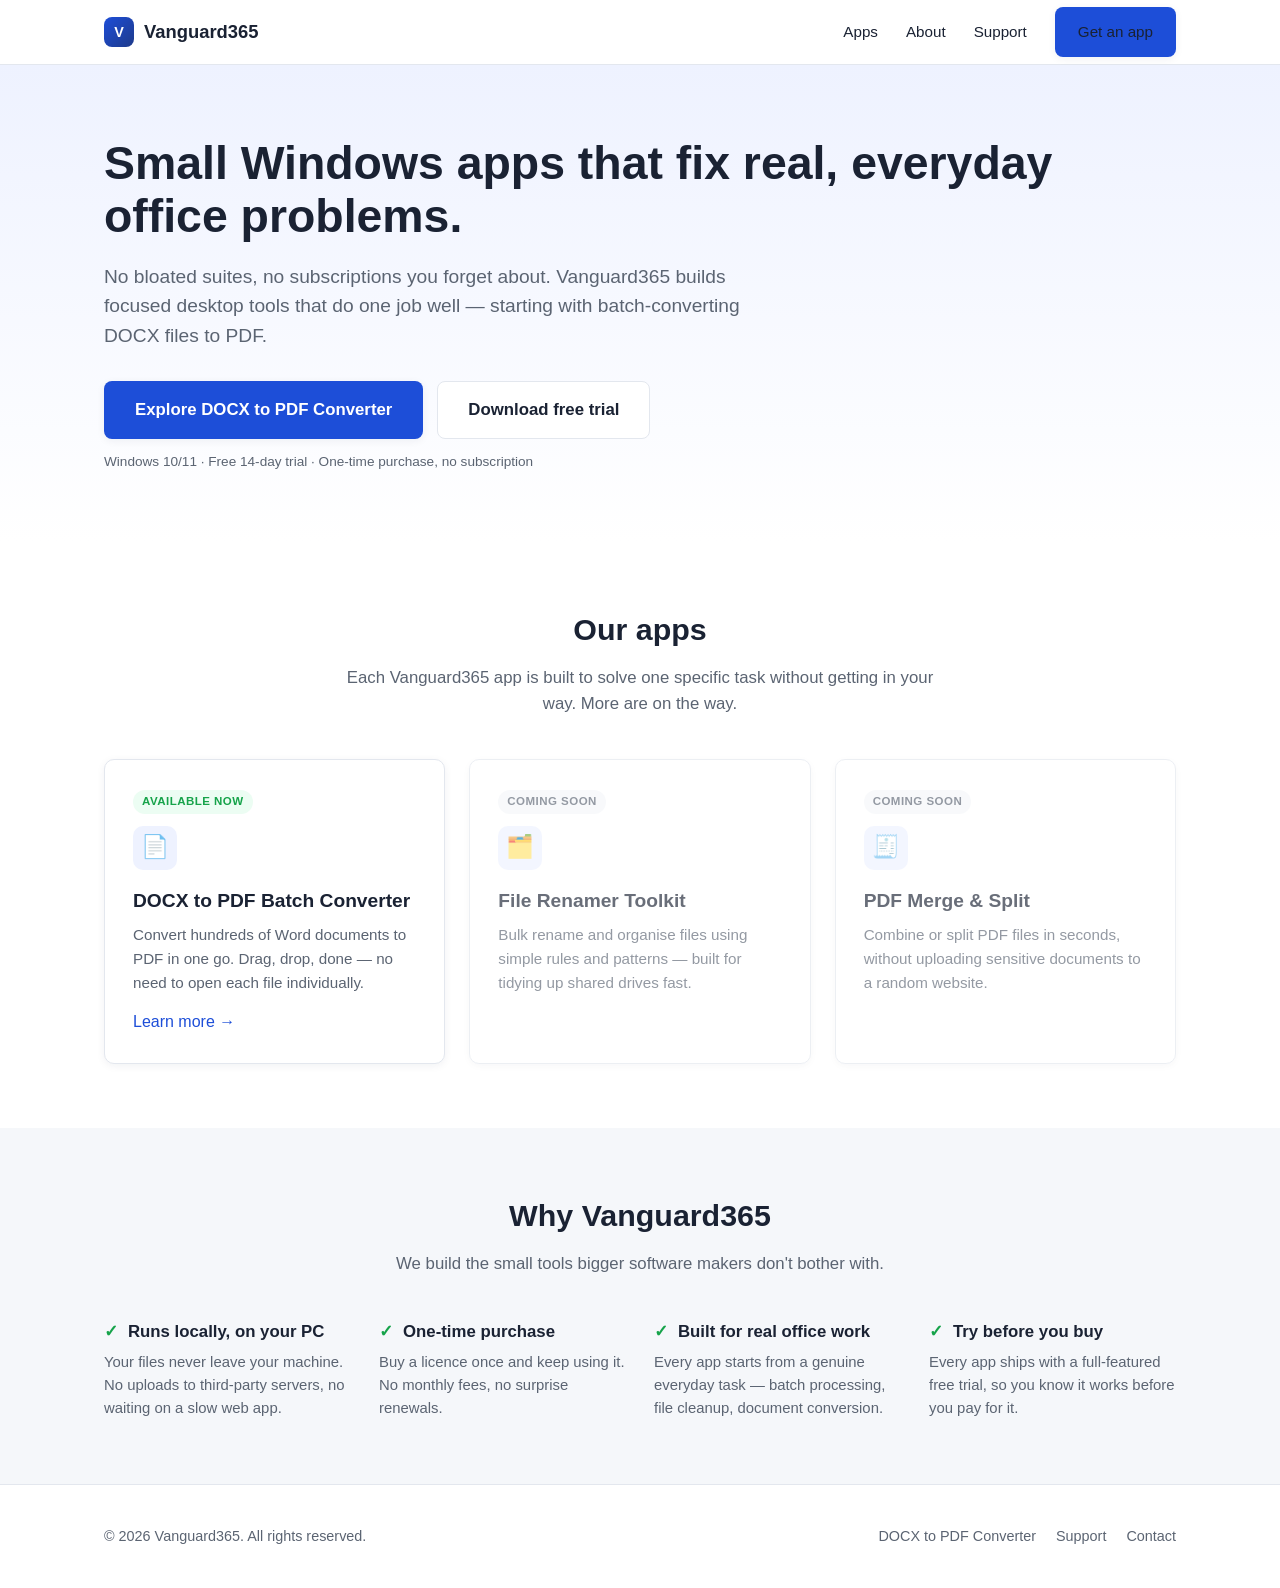
<file: index.html>
<!doctype html>
<html lang="en-GB">
<head>
<meta charset="utf-8">
<meta name="viewport" content="width=device-width, initial-scale=1">
<title>Vanguard365 — Simple Windows Apps for Everyday Office Tasks</title>
<meta name="description" content="Vanguard365 builds small, focused Windows apps that solve everyday office tasks — starting with a batch DOCX to PDF converter. Free trial, one-time purchase, no subscriptions.">
<link rel="canonical" href="https://vanguard365.co.uk/">
<meta name="robots" content="index, follow">

<!-- Open Graph -->
<meta property="og:type" content="website">
<meta property="og:site_name" content="Vanguard365">
<meta property="og:title" content="Vanguard365 — Simple Windows Apps for Everyday Office Tasks">
<meta property="og:description" content="Small, focused Windows apps that solve everyday office tasks. Starting with a batch DOCX to PDF converter — free 14-day trial, one-time purchase.">
<meta property="og:url" content="https://vanguard365.co.uk/">
<meta property="og:image" content="https://vanguard365.co.uk/assets/img/og-default.png">

<!-- Twitter -->
<meta name="twitter:card" content="summary_large_image">
<meta name="twitter:title" content="Vanguard365 — Simple Windows Apps for Everyday Office Tasks">
<meta name="twitter:description" content="Small, focused Windows apps that solve everyday office tasks. Starting with a batch DOCX to PDF converter.">
<meta name="twitter:image" content="https://vanguard365.co.uk/assets/img/og-default.png">

<link rel="icon" href="/assets/img/favicon.svg" type="image/svg+xml">
<link rel="stylesheet" href="/assets/css/style.css">

<script type="application/ld+json">
{
  "@context": "https://schema.org",
  "@type": "Organization",
  "name": "Vanguard365",
  "url": "https://vanguard365.co.uk/",
  "logo": "https://vanguard365.co.uk/assets/img/logo.png",
  "description": "Vanguard365 builds small, focused Windows apps that solve everyday office tasks.",
  "sameAs": []
}
</script>
</head>
<body>

<header class="site-header">
  <div class="wrap">
    <a href="/" class="brand"><span class="mark">V</span> Vanguard365</a>
    <nav class="main-nav">
      <a href="/#apps">Apps</a>
      <a href="/#about">About</a>
      <a href="/apps/docx-to-pdf-converter/#support">Support</a>
      <a class="btn btn-primary" href="/apps/docx-to-pdf-converter/">Get an app</a>
    </nav>
  </div>
</header>

<main>

  <section class="hero">
    <div class="wrap">
      <h1>Small Windows apps that fix real, everyday office problems.</h1>
      <p class="lead">No bloated suites, no subscriptions you forget about. Vanguard365 builds focused desktop tools that do one job well — starting with batch-converting DOCX files to PDF.</p>
      <div class="cta-row">
        <a class="btn btn-primary btn-lg" href="/apps/docx-to-pdf-converter/">Explore DOCX to PDF Converter</a>
        <a class="btn btn-secondary btn-lg" href="https://github.com/Swiftzn/BatchConvertPDF-Releases/releases/latest/download/DocxToPdfConverter-Setup.exe">Download free trial</a>
      </div>
      <p class="cta-note">Windows 10/11 · Free 14-day trial · One-time purchase, no subscription</p>
    </div>
  </section>

  <section id="apps">
    <div class="wrap">
      <h2 class="section-title">Our apps</h2>
      <p class="section-sub">Each Vanguard365 app is built to solve one specific task without getting in your way. More are on the way.</p>
      <div class="grid">

        <div class="card">
          <span class="tag">Available now</span>
          <div class="icon">📄</div>
          <h3>DOCX to PDF Batch Converter</h3>
          <p>Convert hundreds of Word documents to PDF in one go. Drag, drop, done — no need to open each file individually.</p>
          <a href="/apps/docx-to-pdf-converter/">Learn more →</a>
        </div>

        <div class="card coming-soon">
          <span class="tag">Coming soon</span>
          <div class="icon">🗂️</div>
          <h3>File Renamer Toolkit</h3>
          <p>Bulk rename and organise files using simple rules and patterns — built for tidying up shared drives fast.</p>
        </div>

        <div class="card coming-soon">
          <span class="tag">Coming soon</span>
          <div class="icon">🧾</div>
          <h3>PDF Merge &amp; Split</h3>
          <p>Combine or split PDF files in seconds, without uploading sensitive documents to a random website.</p>
        </div>

      </div>
    </div>
  </section>

  <section class="alt" id="about">
    <div class="wrap">
      <h2 class="section-title">Why Vanguard365</h2>
      <p class="section-sub">We build the small tools bigger software makers don't bother with.</p>
      <div class="features">
        <div class="feature">
          <h3>Runs locally, on your PC</h3>
          <p>Your files never leave your machine. No uploads to third-party servers, no waiting on a slow web app.</p>
        </div>
        <div class="feature">
          <h3>One-time purchase</h3>
          <p>Buy a licence once and keep using it. No monthly fees, no surprise renewals.</p>
        </div>
        <div class="feature">
          <h3>Built for real office work</h3>
          <p>Every app starts from a genuine everyday task — batch processing, file cleanup, document conversion.</p>
        </div>
        <div class="feature">
          <h3>Try before you buy</h3>
          <p>Every app ships with a full-featured free trial, so you know it works before you pay for it.</p>
        </div>
      </div>
    </div>
  </section>

</main>

<footer class="site-footer">
  <div class="wrap">
    <div>© <span id="year"></span> Vanguard365. All rights reserved.</div>
    <div class="footer-links">
      <a href="/apps/docx-to-pdf-converter/">DOCX to PDF Converter</a>
      <a href="/apps/docx-to-pdf-converter/#support">Support</a>
      <a href="mailto:support@vanguard365.co.uk">Contact</a>
    </div>
  </div>
</footer>

<script src="/assets/js/main.js"></script>
</body>
</html>
</file>
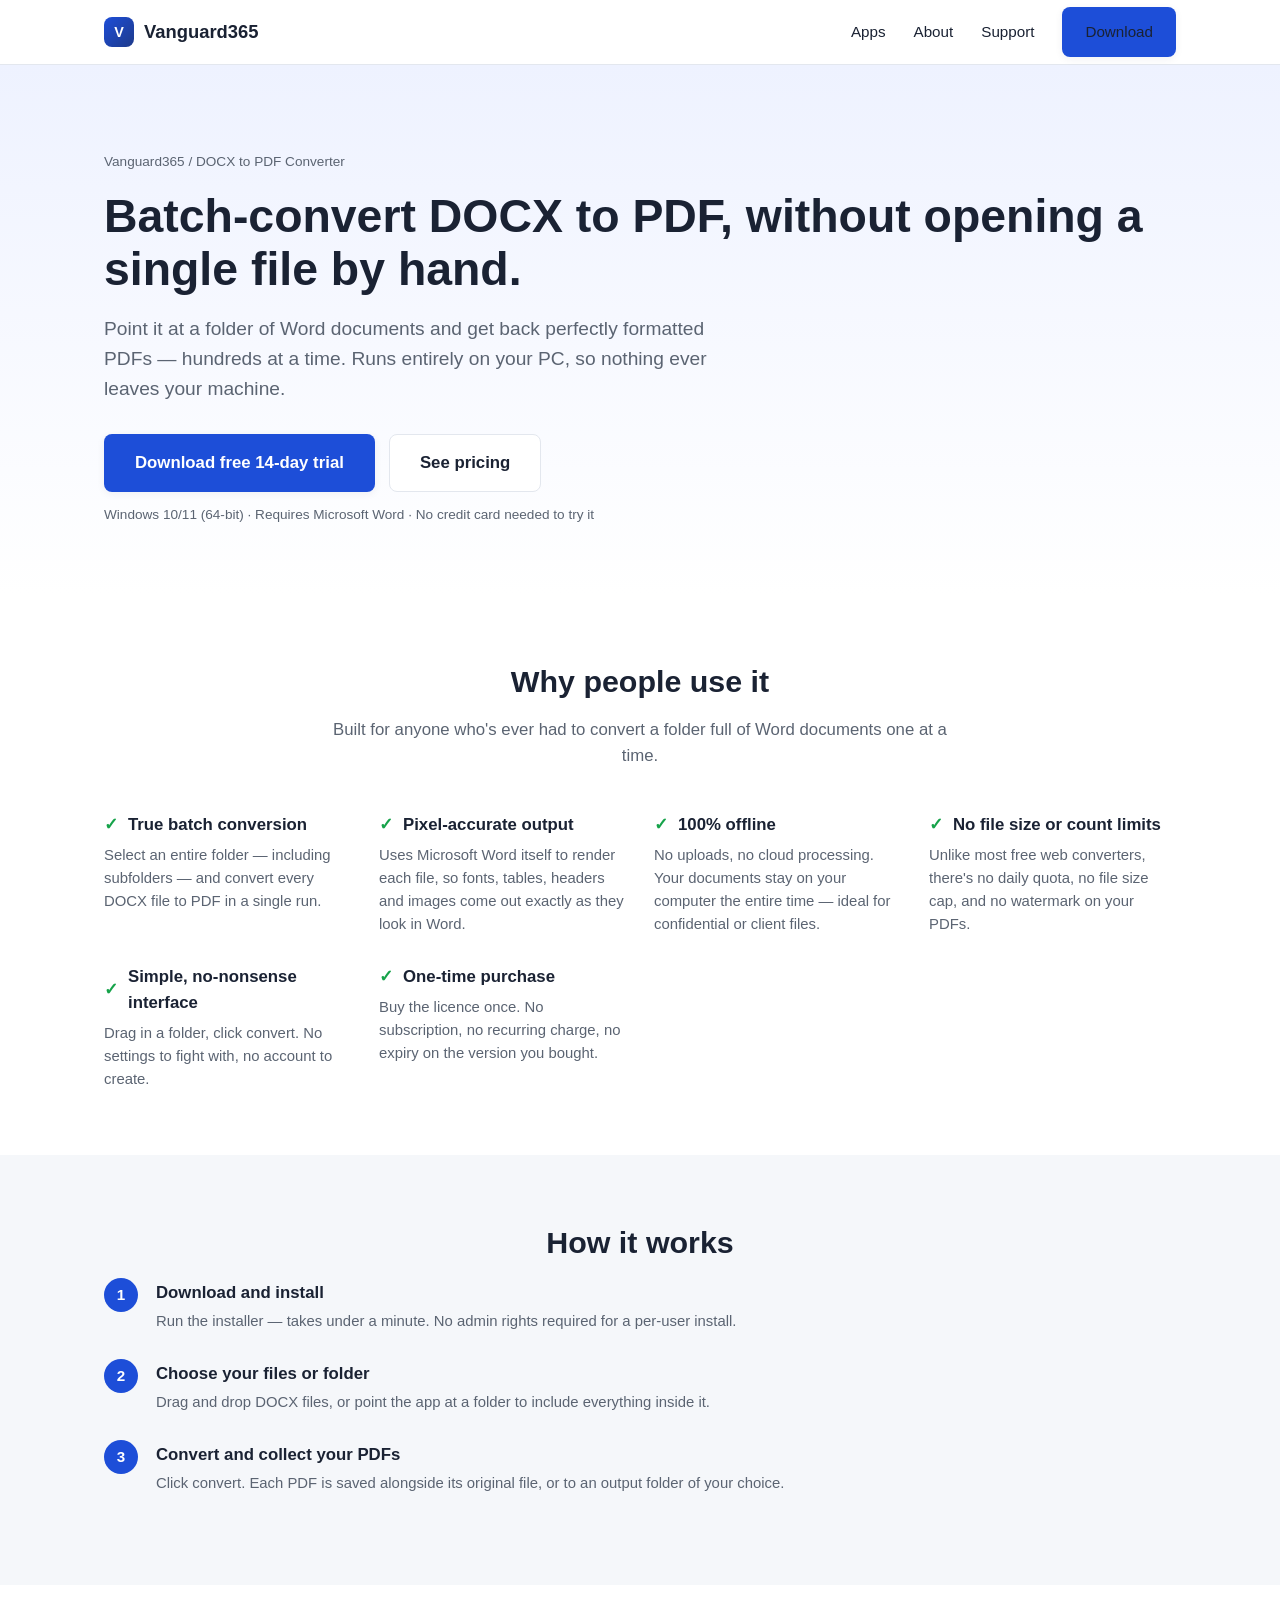
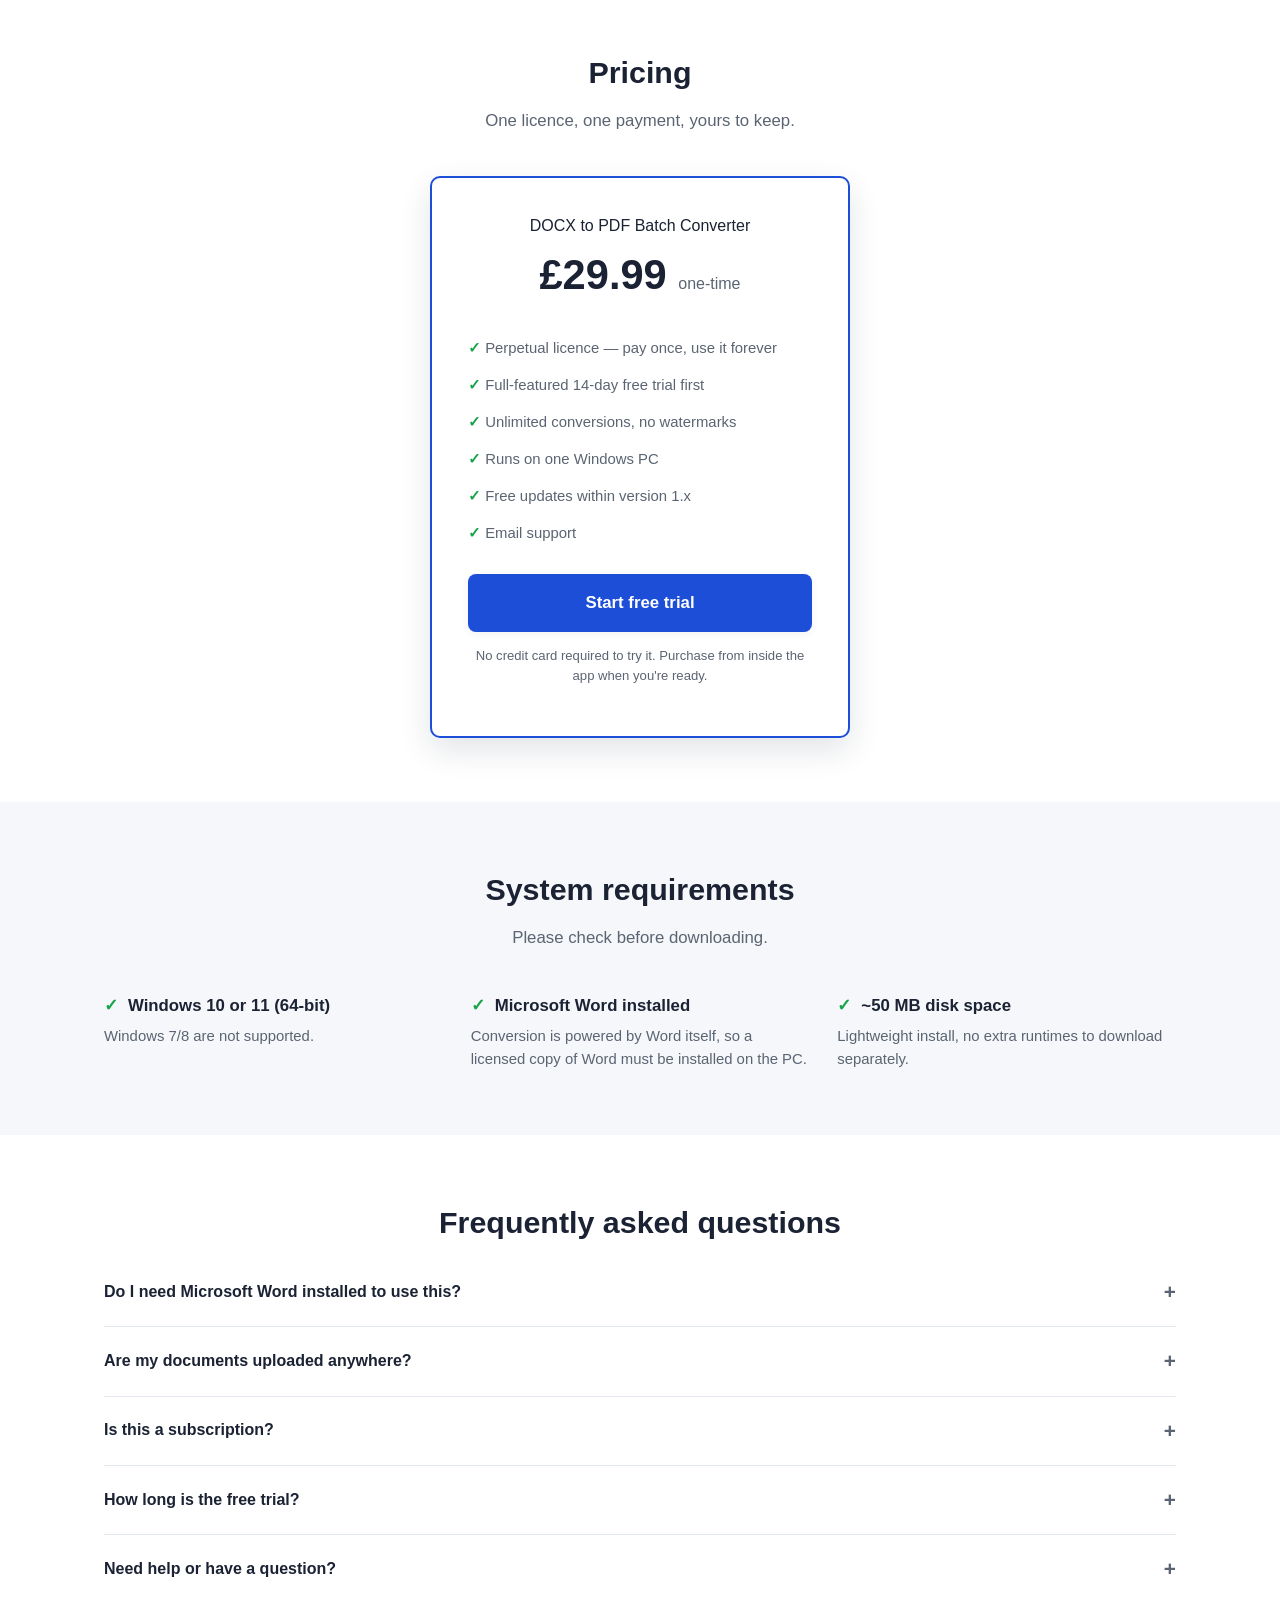
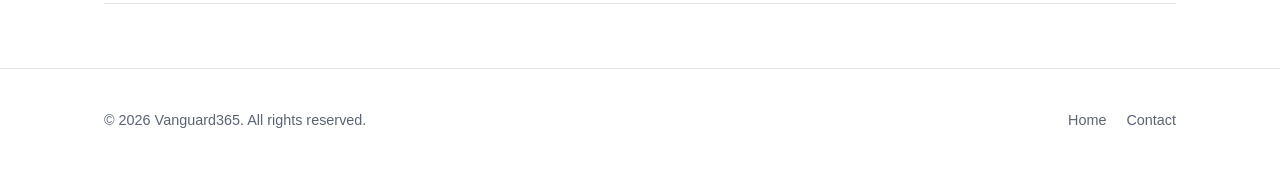
<file: apps/docx-to-pdf-converter/index.html>
<!doctype html>
<html lang="en-GB">
<head>
<meta charset="utf-8">
<meta name="viewport" content="width=device-width, initial-scale=1">
<title>DOCX to PDF Batch Converter for Windows | Vanguard365</title>
<meta name="description" content="Convert hundreds of Word DOCX files to PDF in one batch on Windows. Fast, offline, no file uploads. Free 14-day trial, one-time purchase — no subscription.">
<link rel="canonical" href="https://vanguard365.co.uk/apps/docx-to-pdf-converter/">
<meta name="robots" content="index, follow">

<meta property="og:type" content="product">
<meta property="og:site_name" content="Vanguard365">
<meta property="og:title" content="DOCX to PDF Batch Converter for Windows">
<meta property="og:description" content="Convert hundreds of Word DOCX files to PDF in one batch. Fast, offline, no uploads. Free 14-day trial.">
<meta property="og:url" content="https://vanguard365.co.uk/apps/docx-to-pdf-converter/">
<meta property="og:image" content="https://vanguard365.co.uk/assets/img/og-docx-to-pdf.png">

<meta name="twitter:card" content="summary_large_image">
<meta name="twitter:title" content="DOCX to PDF Batch Converter for Windows">
<meta name="twitter:description" content="Convert hundreds of Word DOCX files to PDF in one batch. Fast, offline, no uploads. Free 14-day trial.">
<meta name="twitter:image" content="https://vanguard365.co.uk/assets/img/og-docx-to-pdf.png">

<link rel="icon" href="/assets/img/favicon.svg" type="image/svg+xml">
<link rel="stylesheet" href="/assets/css/style.css">

<script type="application/ld+json">
{
  "@context": "https://schema.org",
  "@type": "SoftwareApplication",
  "name": "DOCX to PDF Batch Converter",
  "operatingSystem": "Windows 10, Windows 11",
  "applicationCategory": "BusinessApplication",
  "description": "Batch-convert Word DOCX documents to PDF on Windows. Runs locally using Microsoft Word, no file uploads.",
  "softwareVersion": "1.0.0",
  "offers": {
    "@type": "Offer",
    "priceCurrency": "GBP",
    "price": "29.99",
    "description": "Perpetual licence, one-time payment. Free 14-day full-featured trial available before purchase."
  },
  "publisher": {
    "@type": "Organization",
    "name": "Vanguard365",
    "url": "https://vanguard365.co.uk/"
  }
}
</script>
<script type="application/ld+json">
{
  "@context": "https://schema.org",
  "@type": "FAQPage",
  "mainEntity": [
    {
      "@type": "Question",
      "name": "Do I need Microsoft Word installed to use this?",
      "acceptedAnswer": { "@type": "Answer", "text": "Yes. The converter uses Microsoft Word to render each document, which keeps formatting, fonts, tables and images identical to the original. Word must be installed and licensed on the PC running the converter." }
    },
    {
      "@type": "Question",
      "name": "Are my documents uploaded anywhere?",
      "acceptedAnswer": { "@type": "Answer", "text": "No. Conversion happens entirely on your own computer. Your files are never uploaded to a server or third-party service." }
    },
    {
      "@type": "Question",
      "name": "Is this a subscription?",
      "acceptedAnswer": { "@type": "Answer", "text": "No. It's a one-time purchase. You buy a licence once and can keep using that version indefinitely." }
    },
    {
      "@type": "Question",
      "name": "How long is the free trial?",
      "acceptedAnswer": { "@type": "Answer", "text": "14 days, with full functionality. No credit card is required to start the trial." }
    }
  ]
}
</script>
</head>
<body>

<header class="site-header">
  <div class="wrap">
    <a href="/" class="brand"><span class="mark">V</span> Vanguard365</a>
    <nav class="main-nav">
      <a href="/#apps">Apps</a>
      <a href="/#about">About</a>
      <a href="#support">Support</a>
      <a class="btn btn-primary" href="https://github.com/Swiftzn/BatchConvertPDF-Releases/releases/latest/download/DocxToPdfConverter-Setup.exe">Download</a>
    </nav>
  </div>
</header>

<main>

  <section class="hero">
    <div class="wrap">
      <p class="breadcrumb"><a href="/">Vanguard365</a> / DOCX to PDF Converter</p>
      <h1>Batch-convert DOCX to PDF, without opening a single file by hand.</h1>
      <p class="lead">Point it at a folder of Word documents and get back perfectly formatted PDFs — hundreds at a time. Runs entirely on your PC, so nothing ever leaves your machine.</p>
      <div class="cta-row">
        <a class="btn btn-primary btn-lg" href="https://github.com/Swiftzn/BatchConvertPDF-Releases/releases/latest/download/DocxToPdfConverter-Setup.exe">Download free 14-day trial</a>
        <a class="btn btn-secondary btn-lg" href="#pricing">See pricing</a>
      </div>
      <p class="cta-note">Windows 10/11 (64-bit) · Requires Microsoft Word · No credit card needed to try it</p>
    </div>
  </section>

  <section>
    <div class="wrap">
      <h2 class="section-title">Why people use it</h2>
      <p class="section-sub">Built for anyone who's ever had to convert a folder full of Word documents one at a time.</p>
      <div class="features">
        <div class="feature">
          <h3>True batch conversion</h3>
          <p>Select an entire folder — including subfolders — and convert every DOCX file to PDF in a single run.</p>
        </div>
        <div class="feature">
          <h3>Pixel-accurate output</h3>
          <p>Uses Microsoft Word itself to render each file, so fonts, tables, headers and images come out exactly as they look in Word.</p>
        </div>
        <div class="feature">
          <h3>100% offline</h3>
          <p>No uploads, no cloud processing. Your documents stay on your computer the entire time — ideal for confidential or client files.</p>
        </div>
        <div class="feature">
          <h3>No file size or count limits</h3>
          <p>Unlike most free web converters, there's no daily quota, no file size cap, and no watermark on your PDFs.</p>
        </div>
        <div class="feature">
          <h3>Simple, no-nonsense interface</h3>
          <p>Drag in a folder, click convert. No settings to fight with, no account to create.</p>
        </div>
        <div class="feature">
          <h3>One-time purchase</h3>
          <p>Buy the licence once. No subscription, no recurring charge, no expiry on the version you bought.</p>
        </div>
      </div>
    </div>
  </section>

  <section class="alt">
    <div class="wrap">
      <h2 class="section-title">How it works</h2>
      <div class="steps">
        <div class="step">
          <span class="num">1</span>
          <div>
            <h3>Download and install</h3>
            <p>Run the installer — takes under a minute. No admin rights required for a per-user install.</p>
          </div>
        </div>
        <div class="step">
          <span class="num">2</span>
          <div>
            <h3>Choose your files or folder</h3>
            <p>Drag and drop DOCX files, or point the app at a folder to include everything inside it.</p>
          </div>
        </div>
        <div class="step">
          <span class="num">3</span>
          <div>
            <h3>Convert and collect your PDFs</h3>
            <p>Click convert. Each PDF is saved alongside its original file, or to an output folder of your choice.</p>
          </div>
        </div>
      </div>
    </div>
  </section>

  <section id="pricing">
    <div class="wrap">
      <h2 class="section-title">Pricing</h2>
      <p class="section-sub">One licence, one payment, yours to keep.</p>
      <div class="price-card">
        <div>DOCX to PDF Batch Converter</div>
        <div class="amount">£29.99 <small>one-time</small></div>
        <ul>
          <li>Perpetual licence — pay once, use it forever</li>
          <li>Full-featured 14-day free trial first</li>
          <li>Unlimited conversions, no watermarks</li>
          <li>Runs on one Windows PC</li>
          <li>Free updates within version 1.x</li>
          <li>Email support</li>
        </ul>
        <a class="btn btn-primary btn-block btn-lg" href="https://github.com/Swiftzn/BatchConvertPDF-Releases/releases/latest/download/DocxToPdfConverter-Setup.exe">Start free trial</a>
        <p class="small-print" style="margin-top:14px;">No credit card required to try it. Purchase from inside the app when you're ready.</p>
      </div>
    </div>
  </section>

  <section class="alt">
    <div class="wrap">
      <h2 class="section-title">System requirements</h2>
      <p class="section-sub">Please check before downloading.</p>
      <div class="features">
        <div class="feature"><h3>Windows 10 or 11 (64-bit)</h3><p>Windows 7/8 are not supported.</p></div>
        <div class="feature"><h3>Microsoft Word installed</h3><p>Conversion is powered by Word itself, so a licensed copy of Word must be installed on the PC.</p></div>
        <div class="feature"><h3>~50 MB disk space</h3><p>Lightweight install, no extra runtimes to download separately.</p></div>
      </div>
    </div>
  </section>

  <section id="support">
    <div class="wrap">
      <h2 class="section-title">Frequently asked questions</h2>
      <details class="faq-item">
        <summary>Do I need Microsoft Word installed to use this?</summary>
        <p>Yes. The converter uses Microsoft Word to render each document, which keeps formatting, fonts, tables and images identical to the original. Word must be installed and licensed on the PC running the converter.</p>
      </details>
      <details class="faq-item">
        <summary>Are my documents uploaded anywhere?</summary>
        <p>No. Conversion happens entirely on your own computer. Your files are never uploaded to a server or third-party service.</p>
      </details>
      <details class="faq-item">
        <summary>Is this a subscription?</summary>
        <p>No. It's a one-time purchase. You buy a licence once and can keep using that version indefinitely.</p>
      </details>
      <details class="faq-item">
        <summary>How long is the free trial?</summary>
        <p>14 days, with full functionality. No credit card is required to start the trial.</p>
      </details>
      <details class="faq-item">
        <summary>Need help or have a question?</summary>
        <p>Email <a href="mailto:support@vanguard365.co.uk">support@vanguard365.co.uk</a> and we'll get back to you.</p>
      </details>
    </div>
  </section>

</main>

<footer class="site-footer">
  <div class="wrap">
    <div>© <span id="year"></span> Vanguard365. All rights reserved.</div>
    <div class="footer-links">
      <a href="/">Home</a>
      <a href="mailto:support@vanguard365.co.uk">Contact</a>
    </div>
  </div>
</footer>

<script src="/assets/js/main.js"></script>
</body>
</html>
</file>
<file: assets/css/style.css>
/* Vanguard365 — shared site styles */

:root {
  --bg: #ffffff;
  --bg-alt: #f5f7fa;
  --text: #1a2233;
  --text-muted: #5b6472;
  --border: #e3e7ee;
  --brand: #1d4ed8;
  --brand-dark: #1e3a8a;
  --brand-light: #eef2ff;
  --accent: #16a34a;
  --radius: 10px;
  --max-width: 1120px;
  --shadow: 0 2px 8px rgba(20, 30, 60, 0.06);
  --shadow-lg: 0 12px 32px rgba(20, 30, 60, 0.12);
}

* { box-sizing: border-box; }

html { scroll-behavior: smooth; }

body {
  margin: 0;
  font-family: -apple-system, BlinkMacSystemFont, "Segoe UI", Roboto, Helvetica, Arial, sans-serif;
  color: var(--text);
  background: var(--bg);
  line-height: 1.55;
  -webkit-font-smoothing: antialiased;
}

img { max-width: 100%; display: block; }

a { color: var(--brand); text-decoration: none; }
a:hover { text-decoration: underline; }

.wrap {
  max-width: var(--max-width);
  margin: 0 auto;
  padding: 0 24px;
}

/* Header */
.site-header {
  border-bottom: 1px solid var(--border);
  position: sticky;
  top: 0;
  background: rgba(255, 255, 255, 0.92);
  backdrop-filter: saturate(180%) blur(8px);
  z-index: 50;
}

.site-header .wrap {
  display: flex;
  align-items: center;
  justify-content: space-between;
  height: 64px;
}

.brand {
  display: flex;
  align-items: center;
  gap: 10px;
  font-weight: 700;
  font-size: 1.15rem;
  color: var(--text);
}
.brand:hover { text-decoration: none; }
.brand .mark {
  width: 30px;
  height: 30px;
  border-radius: 8px;
  background: linear-gradient(135deg, var(--brand), var(--brand-dark));
  display: inline-flex;
  align-items: center;
  justify-content: center;
  color: #fff;
  font-weight: 800;
  font-size: 0.9rem;
}

.main-nav { display: flex; align-items: center; gap: 28px; }
.main-nav a { color: var(--text); font-weight: 500; font-size: 0.95rem; }
.main-nav a:hover { color: var(--brand); text-decoration: none; }

/* Buttons */
.btn {
  display: inline-flex;
  align-items: center;
  justify-content: center;
  gap: 8px;
  padding: 12px 22px;
  border-radius: 8px;
  font-weight: 600;
  font-size: 0.95rem;
  border: 1px solid transparent;
  cursor: pointer;
  transition: transform 0.08s ease, box-shadow 0.15s ease;
}
.btn:hover { text-decoration: none; }
.btn-primary { background: var(--brand); color: #fff; box-shadow: var(--shadow); }
.btn-primary:hover { background: var(--brand-dark); }
.btn-secondary { background: #fff; color: var(--text); border-color: var(--border); }
.btn-secondary:hover { border-color: var(--brand); color: var(--brand); }
.btn-lg { padding: 15px 30px; font-size: 1.05rem; }
.btn-block { width: 100%; }

/* Hero */
.hero {
  padding: 72px 0 56px;
  background: linear-gradient(180deg, var(--brand-light) 0%, var(--bg) 100%);
}
.hero h1 {
  font-size: clamp(2rem, 4vw, 2.9rem);
  line-height: 1.15;
  margin: 0 0 18px;
}
.hero p.lead {
  font-size: 1.2rem;
  color: var(--text-muted);
  max-width: 640px;
  margin: 0 0 30px;
}
.hero .cta-row { display: flex; flex-wrap: wrap; gap: 14px; align-items: center; }
.hero .cta-note { font-size: 0.85rem; color: var(--text-muted); margin-top: 12px; }

/* Sections */
section { padding: 64px 0; }
section.alt { background: var(--bg-alt); }
h2.section-title {
  font-size: 1.9rem;
  margin: 0 0 12px;
  text-align: center;
}
p.section-sub {
  text-align: center;
  color: var(--text-muted);
  max-width: 620px;
  margin: 0 auto 42px;
  font-size: 1.05rem;
}

/* Cards grid (apps) */
.grid {
  display: grid;
  grid-template-columns: repeat(auto-fit, minmax(300px, 1fr));
  gap: 24px;
}

.card {
  background: #fff;
  border: 1px solid var(--border);
  border-radius: var(--radius);
  padding: 28px;
  box-shadow: var(--shadow);
  transition: transform 0.15s ease, box-shadow 0.15s ease;
}
.card:hover { transform: translateY(-3px); box-shadow: var(--shadow-lg); }
.card .icon {
  width: 44px; height: 44px;
  border-radius: 10px;
  background: var(--brand-light);
  color: var(--brand);
  display: flex; align-items: center; justify-content: center;
  font-size: 1.4rem;
  margin-bottom: 16px;
}
.card h3 { margin: 0 0 8px; font-size: 1.2rem; }
.card p { color: var(--text-muted); margin: 0 0 16px; font-size: 0.95rem; }
.card .tag {
  display: inline-block;
  font-size: 0.72rem;
  font-weight: 700;
  letter-spacing: 0.04em;
  text-transform: uppercase;
  color: var(--accent);
  background: #ecfdf3;
  padding: 3px 9px;
  border-radius: 999px;
  margin-bottom: 12px;
}
.card.coming-soon { opacity: 0.65; }
.card.coming-soon .tag { color: var(--text-muted); background: var(--bg-alt); }

/* Feature list */
.features {
  display: grid;
  grid-template-columns: repeat(auto-fit, minmax(240px, 1fr));
  gap: 28px;
}
.feature h3 { font-size: 1.05rem; margin: 0 0 6px; display: flex; align-items: center; gap: 10px; }
.feature h3::before { content: "✓"; color: var(--accent); font-weight: 800; }
.feature p { color: var(--text-muted); margin: 0; font-size: 0.93rem; }

/* Pricing */
.price-card {
  background: #fff;
  border: 2px solid var(--brand);
  border-radius: var(--radius);
  padding: 36px;
  max-width: 420px;
  margin: 0 auto;
  text-align: center;
  box-shadow: var(--shadow-lg);
}
.price-card .amount { font-size: 2.6rem; font-weight: 800; margin: 4px 0; }
.price-card .amount small { font-size: 1rem; font-weight: 500; color: var(--text-muted); }
.price-card ul { list-style: none; padding: 0; margin: 22px 0; text-align: left; }
.price-card li { padding: 7px 0; color: var(--text-muted); font-size: 0.93rem; }
.price-card li::before { content: "✓ "; color: var(--accent); font-weight: 800; }

/* Steps */
.steps { counter-reset: step; }
.step {
  display: flex;
  gap: 18px;
  margin-bottom: 26px;
}
.step .num {
  counter-increment: step;
  flex: none;
  width: 34px; height: 34px;
  border-radius: 50%;
  background: var(--brand);
  color: #fff;
  display: flex; align-items: center; justify-content: center;
  font-weight: 700;
  font-size: 0.95rem;
}
.step h3 { margin: 2px 0 4px; font-size: 1.05rem; }
.step p { margin: 0; color: var(--text-muted); font-size: 0.93rem; }

/* FAQ */
.faq-item { border-bottom: 1px solid var(--border); padding: 18px 0; }
.faq-item summary { cursor: pointer; font-weight: 600; list-style: none; display: flex; justify-content: space-between; align-items: center; }
.faq-item summary::-webkit-details-marker { display: none; }
.faq-item summary::after { content: "+"; font-size: 1.3rem; color: var(--text-muted); }
.faq-item[open] summary::after { content: "\2212"; }
.faq-item p { color: var(--text-muted); margin: 10px 0 0; font-size: 0.95rem; }

/* Footer */
.site-footer {
  border-top: 1px solid var(--border);
  padding: 40px 0;
  color: var(--text-muted);
  font-size: 0.9rem;
}
.site-footer .wrap {
  display: flex;
  flex-wrap: wrap;
  gap: 16px;
  align-items: center;
  justify-content: space-between;
}
.footer-links { display: flex; gap: 20px; flex-wrap: wrap; }
.footer-links a { color: var(--text-muted); }
.footer-links a:hover { color: var(--brand); }

/* Breadcrumb */
.breadcrumb { font-size: 0.85rem; color: var(--text-muted); margin-bottom: 18px; }
.breadcrumb a { color: var(--text-muted); }

/* Utility */
.mt-0 { margin-top: 0; }
.text-center { text-align: center; }
.small-print { font-size: 0.82rem; color: var(--text-muted); }

@media (max-width: 640px) {
  .main-nav { gap: 16px; }
  .main-nav a.btn { padding: 8px 14px; }
  section { padding: 48px 0; }
}
</file>
